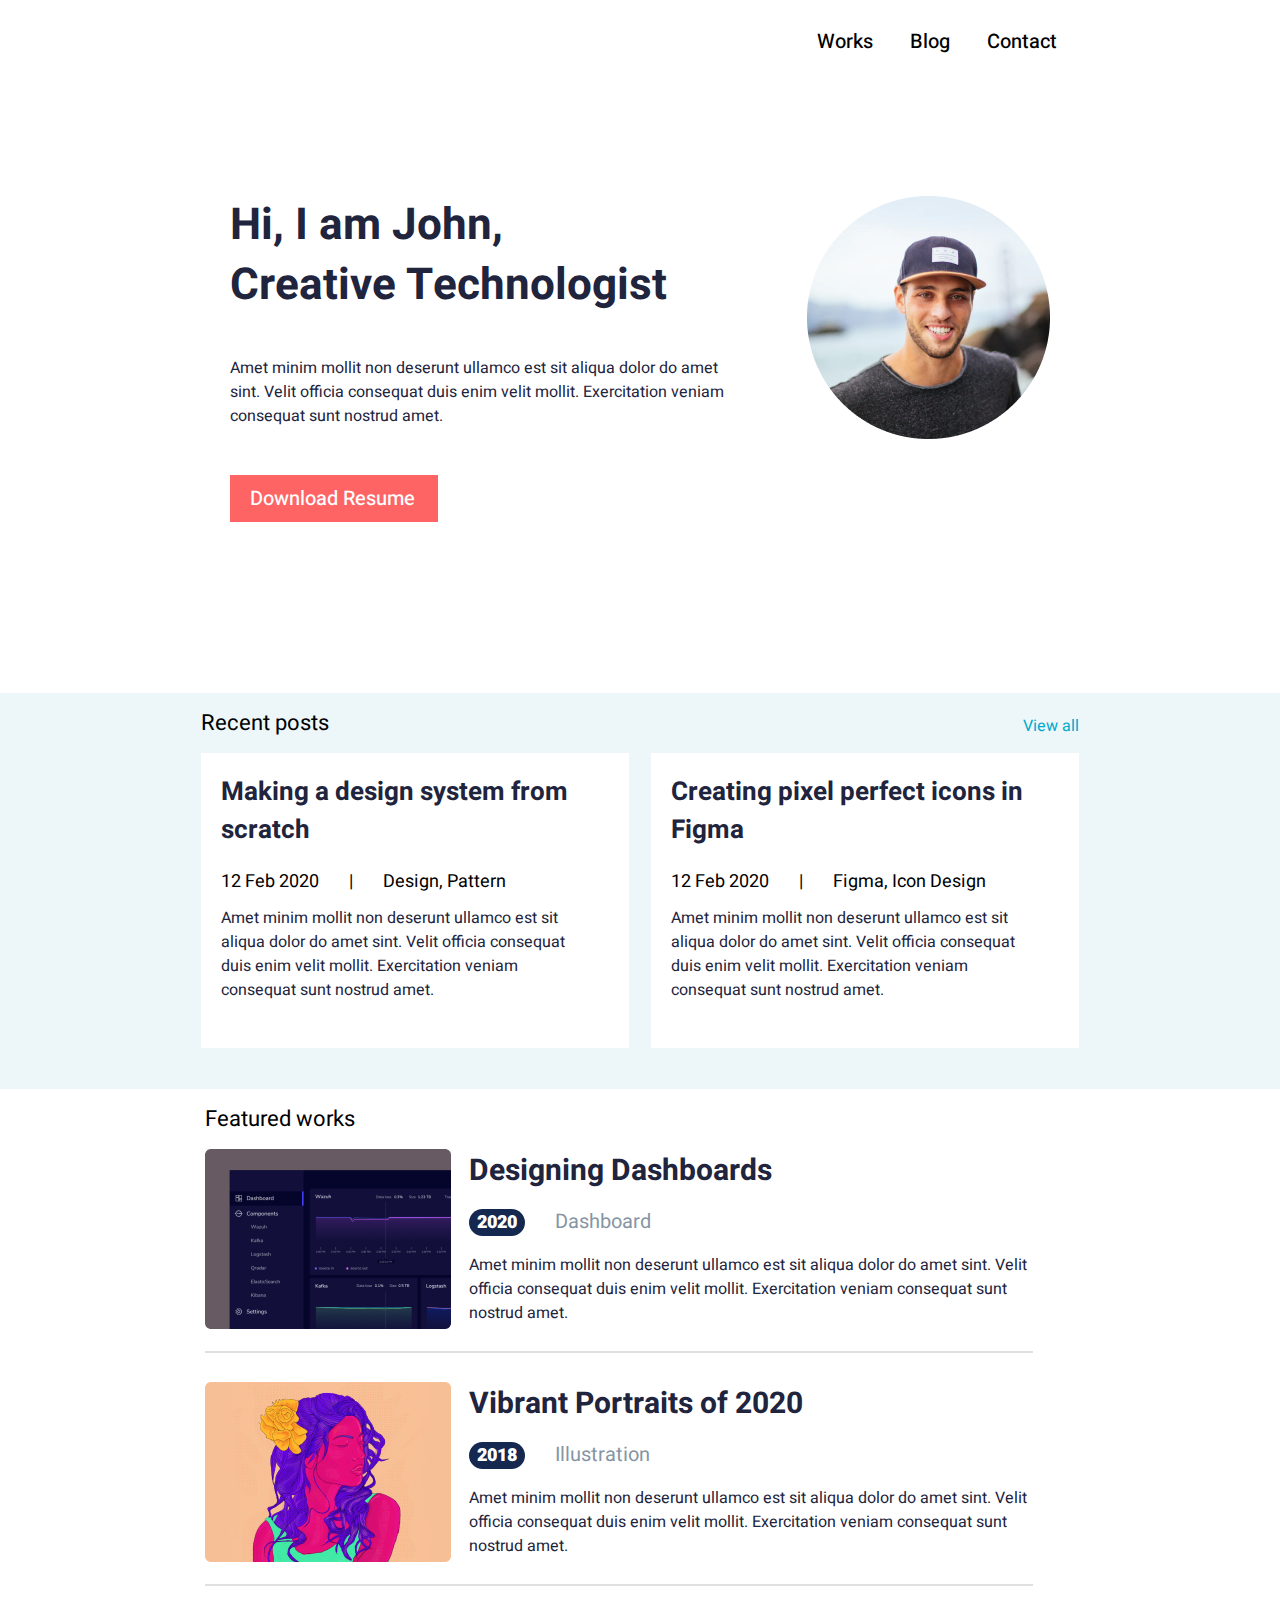
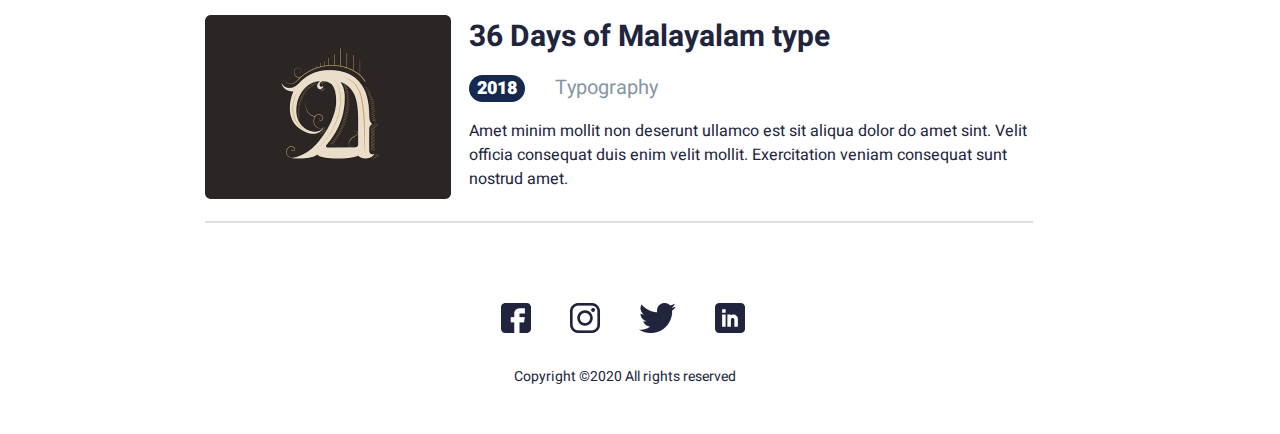
<file: index.html>
<!DOCTYPE html>
<html lang="en">

<head>
    <meta charset="UTF-8">
    <meta http-equiv="X-UA-Compatible" content="IE=edge">
    <meta name="viewport" content="width=device-width, initial-scale=1.0">
    <link rel="stylesheet" href="style.css">
    <link rel="preconnect" href="https://fonts.gstatic.com">
    <link href="https://fonts.googleapis.com/css2?family=Heebo:wght@100;200;300;400;500;600;700;800;900&display=swap"
        rel="stylesheet">
    <title>Home</title>
</head>

<body>
    <header class="header__height header  center">
        <div class="header__top">
            <nav class="menu">
                <a href="works.html" class="menu__link a__hover">Works</a>
                <a href="blog.html" class="menu__link a__hover">Blog</a>
                <a href="#" class="menu__link a__hover">Contact</a>
                <a href="#" class="menu__link menu__link_mobile"><img src="img/header/menu.png" alt=""></a>
            </nav>
        </div>
        <div class="header__bottom">
            <div class="header__left">
                <h1 class="h1 header__h1">Hi, I am John,<br>
                    Creative Technologist</h1>
                <p class="text header__text">Amet minim mollit non deserunt ullamco est sit aliqua dolor do amet sint.
                    Velit
                    officia
                    consequat duis enim velit mollit. Exercitation veniam consequat sunt nostrud amet.</p>
                <a href="#" class="button">Download Resume</a>
            </div>
            <div class="header__right"><img src="img/header/foto.png" alt="avatar" class="avatar"></div>
        </div>
    </header>
    <section class="recent center">
        <div class="recent__left">
            <h4 class="h4 recent__h4">Recent posts</h4>
            <div class="recent__block">

                <h2 class="recent__h2"><a href="#" class="a__hover recent__h2">Making a design system from scratch</a>
                </h2>
                <p class="recent__date"><span class="recent__date_style">12 Feb 2020</span> | <span
                        class="recent__date_style2">Design, Pattern</span> </p>
                <p class="text recent__p">Amet minim mollit non deserunt ullamco est sit aliqua dolor do amet sint.
                    Velit
                    officia consequat duis enim velit mollit. Exercitation veniam consequat sunt nostrud amet.</p>
            </div>
        </div>
        <div class="recent__right"> <a href="#" class="a__hover recent__a">View all</a>
            <div class="recent__block">

                <h2 class="recent__h2"><a href="#" class="a__hover recent__h2">Creating pixel perfect icons in Figma</a>
                </h2>

                <p class="recent__date"><span class="recent__date_style">12 Feb 2020</span> | <span
                        class="recent__date_style2">Figma, Icon Design</span> </p>
                <p class="text recent__p">Amet minim mollit non deserunt ullamco est sit aliqua dolor do amet sint.
                    Velit
                    officia consequat duis enim velit mollit. Exercitation veniam consequat sunt nostrud amet.</p>
            </div>
        </div>



    </section>
    <section class="works center">
        <h4 class="h4 works__h4">Featured works</h4>
        <div class="works__block">
            <div class="works__left">
                <a  href="#"><img class="works__img" src="img/works/img_1.png" alt="foto_1"></a> 
             </div>
            <div class="works__right">
                <h3 class=""><a href="#" class="works__h3 a__hover">Designing Dashboards</a></h3>
                <p><span class="works__date">2020</span> <span class="works__type">Dashboard</span></p>
                <p class="text works__p">Amet minim mollit non deserunt ullamco est sit aliqua dolor do amet sint.
                    Velit officia consequat duis enim velit mollit. Exercitation veniam consequat sunt nostrud amet.</p>
            </div>
        </div>
        <hr class="works__hr">
        <div class="works__block">
            <div class="works__left">
                <a  href="#"><img class="works__img" src="img/works/img_2.png" alt="foto_1"></a> 
             </div>
            <div class="works__right">
                <h3 class=""><a href="#" class="works__h3 a__hover">Vibrant Portraits of 2020</a></h3>
                <p><span class="works__date">2018</span> <span class="works__type">Illustration</span></p>
                <p class="text works__p">Amet minim mollit non deserunt ullamco est sit aliqua dolor do amet sint.
                    Velit officia consequat duis enim velit mollit. Exercitation veniam consequat sunt nostrud amet.</p>
            </div>
        </div>
        <hr class="works__hr">
        <div class="works__block">
            <div class="works__left">
                <a  href="#"><img class="works__img" src="img/works/img_3.png" alt="foto_1"></a> 
             </div>
            <div class="works__right">
                <h3 class=""><a href="#" class="works__h3 a__hover">36 Days of Malayalam type</a></h3>
                <p><span class="works__date">2018</span> <span class="works__type">Typography</span></p>
                <p class="text works__p">Amet minim mollit non deserunt ullamco est sit aliqua dolor do amet sint.
                    Velit officia consequat duis enim velit mollit. Exercitation veniam consequat sunt nostrud amet.</p>
            </div>
        </div>
        <hr class="works__hr">
    </section>
    <footer class="footer center">
        <div class="social">
            <a href="#" class="social__a"><img src="img/footer/fb.png" alt="facebook"></a>
            <a href="#" class="social__a"><img src="img/footer/insta.png" alt="facebook"></a>
            <a href="#" class="social__a"><img src="img/footer/Group.png" alt="facebook"></a>
            <a href="#" class="social__a"><img src="img/footer/Linkedin.png" alt="facebook"></a>
        </div>
        <div class="rights">Copyright ©2020 All rights reserved </div>
    </footer>
</body>

</html>
</file>
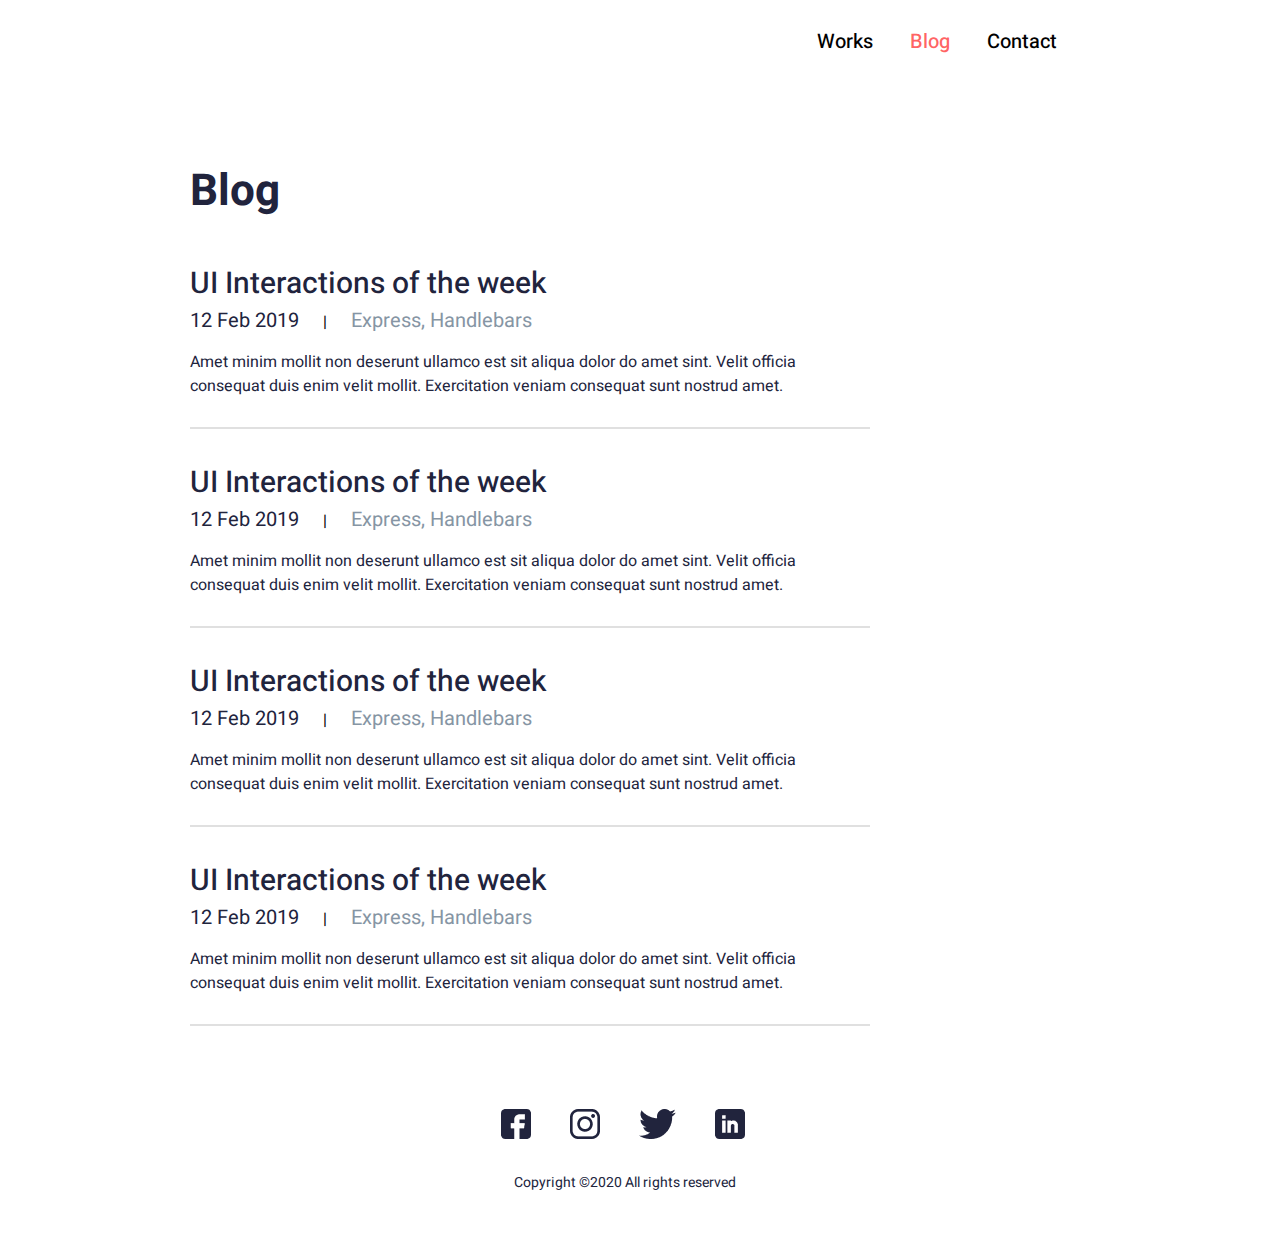
<file: blog.html>
<!DOCTYPE html>
<html lang="en">

<head>
    <meta charset="UTF-8">
    <meta http-equiv="X-UA-Compatible" content="IE=edge">
    <meta name="viewport" content="width=device-width, initial-scale=1.0">
    <link rel="stylesheet" href="style.css">
    <link rel="preconnect" href="https://fonts.gstatic.com">
    <link href="https://fonts.googleapis.com/css2?family=Heebo:wght@100;200;300;400;500;600;700;800;900&display=swap"
        rel="stylesheet">
    <title>Blog</title>
</head>

<body>
    <header class="header blog__header center">
        <div class="header__top">
            <nav class="menu">
                <a href="works.html" class="menu__link a__hover">Works</a>
                <a href="blog.html" class="menu__link active">Blog</a>
                <a href="#" class="menu__link a__hover">Contact</a>
                <a href="#" class="menu__link menu__link_mobile"><img src="img/header/menu.png" alt=""></a>
            </nav>
        </div>
    </header>
    <section class="blog center">
        <h1 class="h1 blog__h1">Blog</h1>
        <div class="blog__block">
            <h2 class="blog__h2"><a href="#" class="a__hover blog__a">UI Interactions of the week</a> </h2>
            <div class="blog__date"><span class="blog__date_style">12 Feb 2019</span> | <span
                    class="blog__date_style2">Express, Handlebars</span> </div>
            <div class="text blog__p">Amet minim mollit non deserunt ullamco est sit aliqua dolor do amet sint. Velit
                officia
                consequat duis enim velit mollit. Exercitation veniam consequat sunt nostrud amet.</div>

        </div>
        <hr class="blog__hr">
        <div class="blog__block">
            <h2 class="blog__h2"><a href="#" class="a__hover blog__a">UI Interactions of the week</a> </h2>
            <div class="blog__date"><span class="blog__date_style">12 Feb 2019</span> | <span
                    class="blog__date_style2">Express, Handlebars</span> </div>
            <div class="text blog__p">Amet minim mollit non deserunt ullamco est sit aliqua dolor do amet sint. Velit
                officia
                consequat duis enim velit mollit. Exercitation veniam consequat sunt nostrud amet.</div>

        </div>
        <hr class="blog__hr">
        <div class="blog__block">
            <h2 class="blog__h2"><a href="#" class="a__hover blog__a">UI Interactions of the week</a> </h2>
            <div class="blog__date"><span class="blog__date_style">12 Feb 2019</span> | <span
                    class="blog__date_style2">Express, Handlebars</span> </div>
            <div class="text blog__p">Amet minim mollit non deserunt ullamco est sit aliqua dolor do amet sint. Velit
                officia
                consequat duis enim velit mollit. Exercitation veniam consequat sunt nostrud amet.</div>

        </div>
        <hr class="blog__hr">
        <div class="blog__block">
            <h2 class="blog__h2"><a href="#" class="a__hover blog__a">UI Interactions of the week</a> </h2>
            <div class="blog__date"><span class="blog__date_style">12 Feb 2019</span> | <span
                    class="blog__date_style2">Express, Handlebars</span> </div>
            <div class="text blog__p">Amet minim mollit non deserunt ullamco est sit aliqua dolor do amet sint. Velit
                officia
                consequat duis enim velit mollit. Exercitation veniam consequat sunt nostrud amet.</div>

        </div>
        <hr class="blog__hr">
    </section>
    <footer class="footer center">
        <div class="social">
            <a href="#" class="social__a"><img src="img/footer/fb.png" alt="facebook"></a>
            <a href="#" class="social__a"><img src="img/footer/insta.png" alt="facebook"></a>
            <a href="#" class="social__a"><img src="img/footer/Group.png" alt="facebook"></a>
            <a href="#" class="social__a"><img src="img/footer/Linkedin.png" alt="facebook"></a>
        </div>
        <div class="rights">Copyright ©2020 All rights reserved </div>
    </footer>
</body>

</html>
</file>
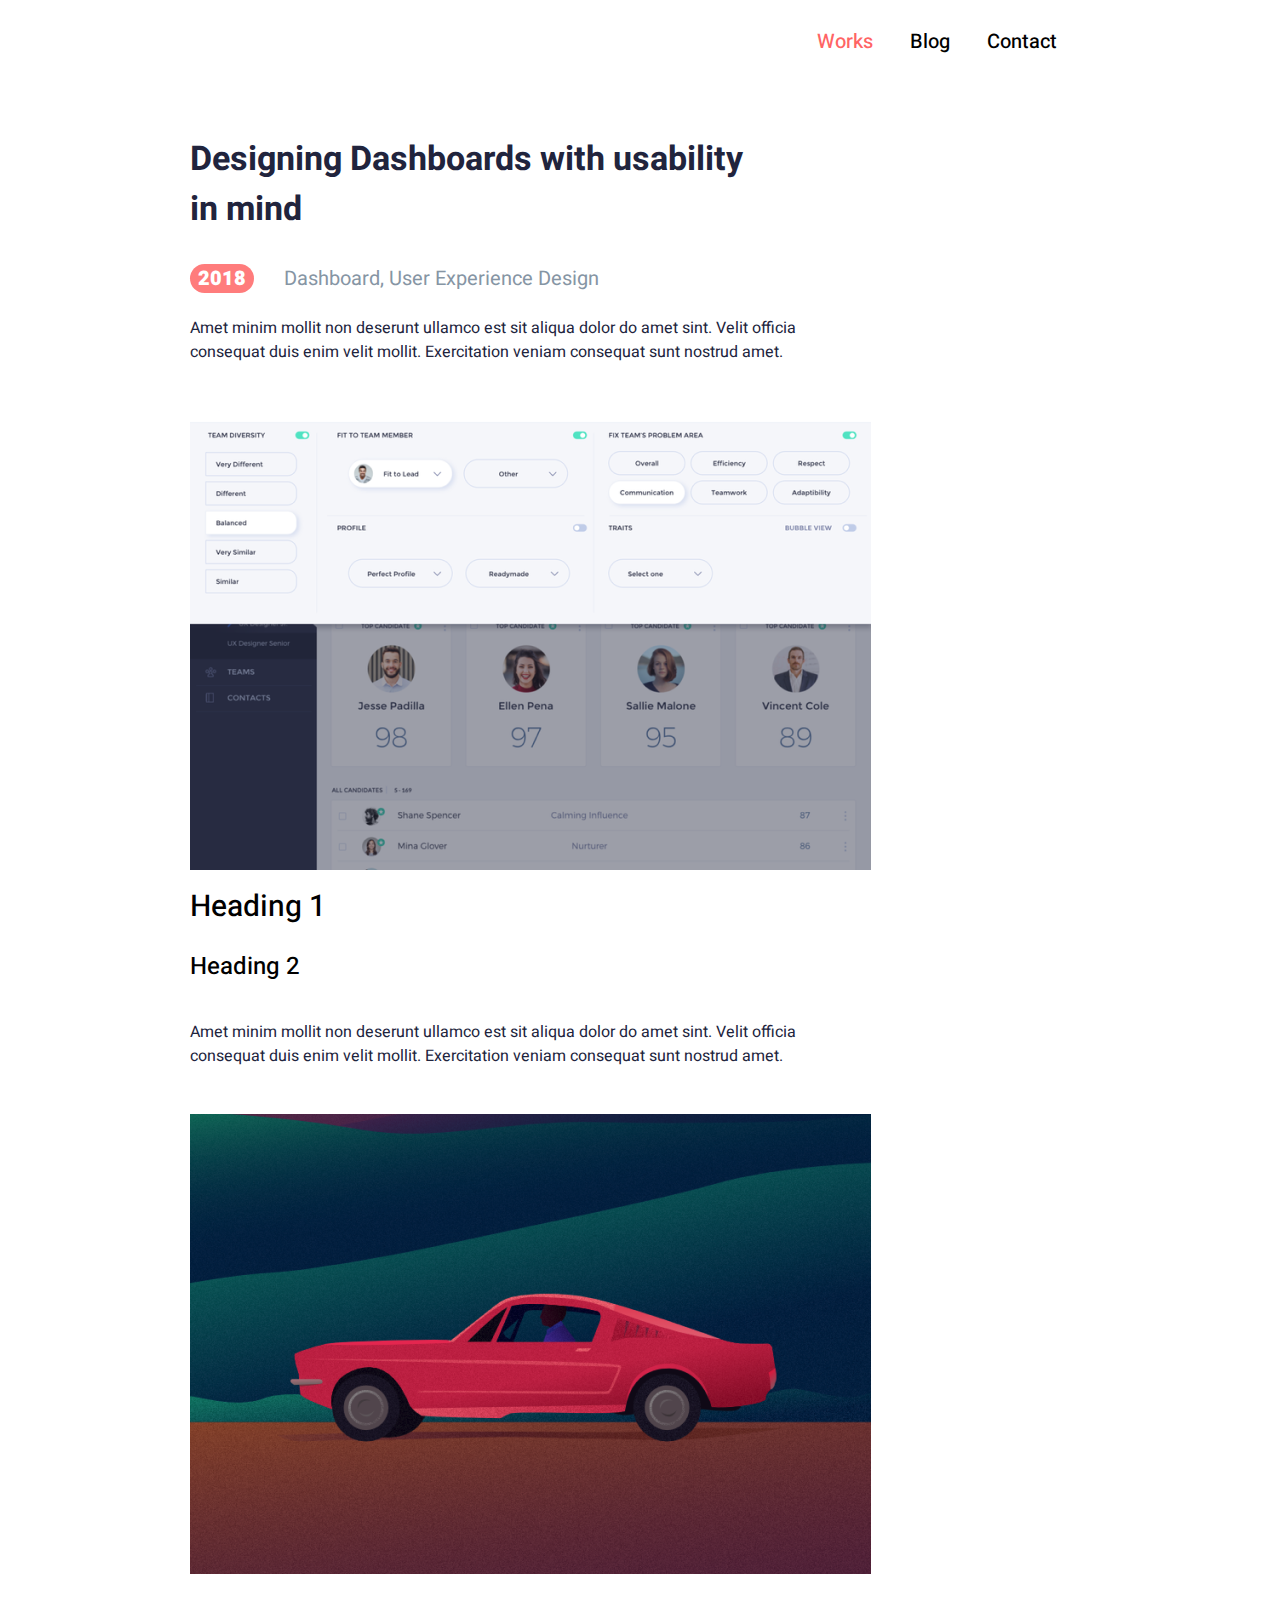
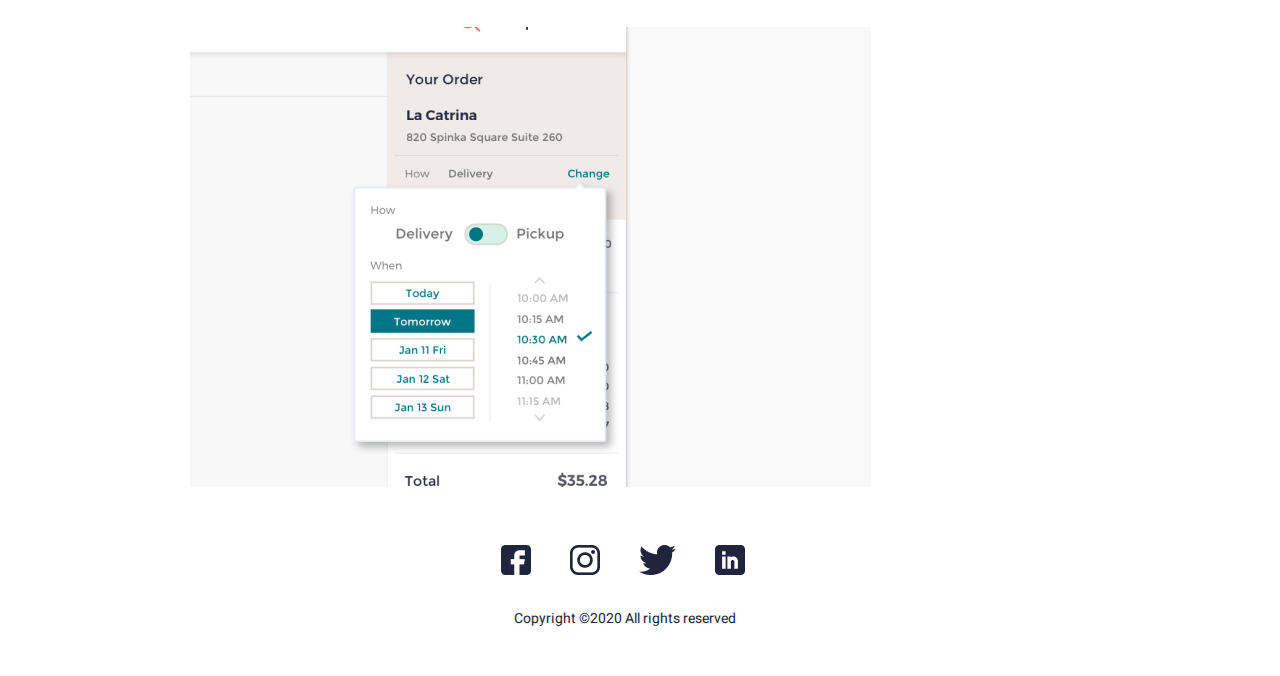
<file: work-detail.html>
<!DOCTYPE html>
<html lang="en">

<head>
    <meta charset="UTF-8">
    <meta http-equiv="X-UA-Compatible" content="IE=edge">
    <meta name="viewport" content="width=device-width, initial-scale=1.0">
    <link rel="stylesheet" href="style.css">
    <link rel="preconnect" href="https://fonts.gstatic.com">
    <link href="https://fonts.googleapis.com/css2?family=Heebo:wght@100;200;300;400;500;600;700;800;900&display=swap"
        rel="stylesheet">
    <title>Details</title>
</head>

<body>
    <header class="header center">
        <div class="header__top">
            <nav class="menu">
                <a href="#" class="menu__link a__hover active">Works</a>
                <a href="blog.html" class="menu__link a__hover">Blog</a>
                <a href="#" class="menu__link a__hover">Contact</a>
                <a href="#" class="menu__link menu__link_mobile"><img src="img/header/menu.png" alt=""></a>
            </nav>
        </div>
    </header>
    <section class="detail center">
<h1 class="h1 detail__h1">Designing Dashboards with usability<br> in mind</h1>
<p><span class="works__date detail__date">2018</span> <span class="works__type detail__type">Dashboard, User Experience Design</span></p>
<p class="text detail__p">Amet minim mollit non deserunt ullamco est sit aliqua dolor do amet sint. Velit officia consequat duis enim velit mollit. Exercitation veniam consequat sunt nostrud amet.</p>
<a href="img/work-detail/img_1.png" target="blank"><img src="img/work-detail/img_1.png" alt="picture" class="detail__img"></a>
<h4 class="h4 detail__h4">Heading 1</h4>
<h5 class="detail__h5">Heading 2</h5>
<p class="text detail__p">Amet minim mollit non deserunt ullamco est sit aliqua dolor do amet sint. Velit officia consequat duis enim velit mollit. Exercitation veniam consequat sunt nostrud amet.</p>
<a href="img/work-detail/img_2.png" target="blank"><img src="img/work-detail/img_2.png" alt="picture" class="detail__img"></a>
<a href="img/work-detail/img_3.png" target="blank"><img src="img/work-detail/img_3.png" alt="picture" class="detail__img"></a>

    </section>
    <footer class="footer center">
        <div class="social">
            <a href="#" class="social__a"><img src="img/footer/fb.png" alt="facebook"></a>
            <a href="#" class="social__a"><img src="img/footer/insta.png" alt="facebook"></a>
            <a href="#" class="social__a"><img src="img/footer/Group.png" alt="facebook"></a>
            <a href="#" class="social__a"><img src="img/footer/Linkedin.png" alt="facebook"></a>
        </div>
        <div class="rights">Copyright ©2020 All rights reserved </div>
    </footer>
</body>

</html>
</file>
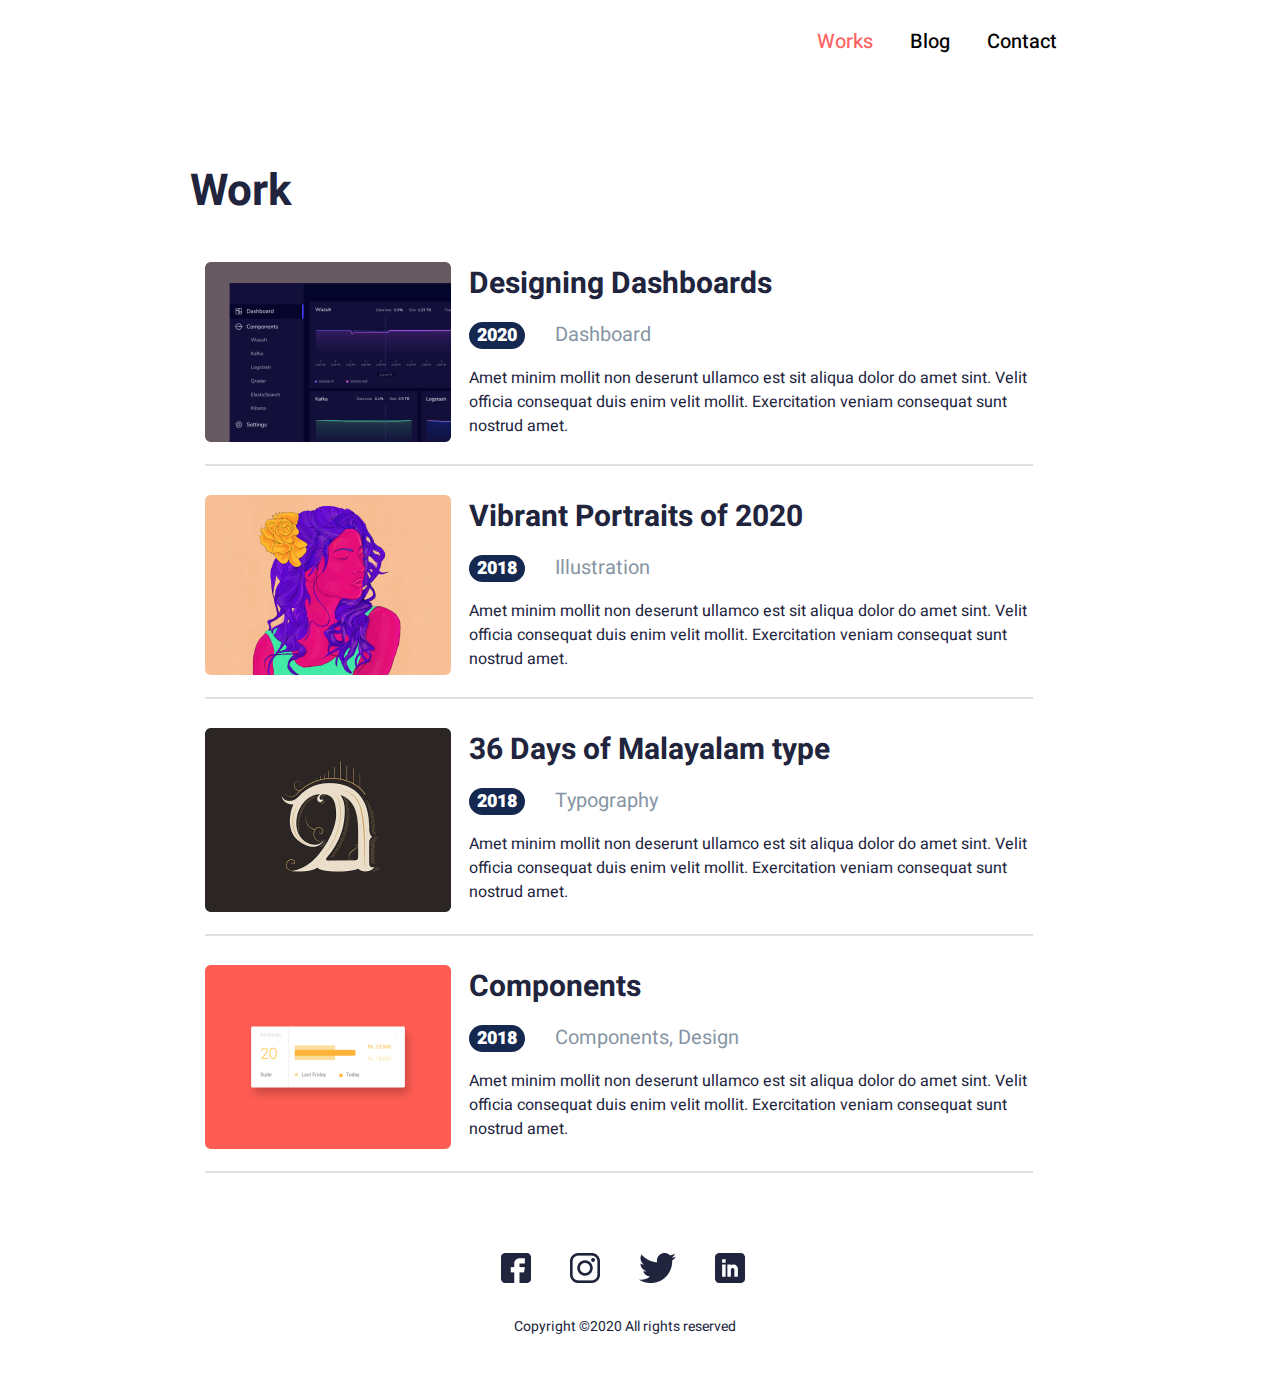
<file: works.html>
<!DOCTYPE html>
<html lang="en">

<head>
    <meta charset="UTF-8">
    <meta http-equiv="X-UA-Compatible" content="IE=edge">
    <meta name="viewport" content="width=device-width, initial-scale=1.0">
    <link rel="stylesheet" href="style.css">
    <link rel="preconnect" href="https://fonts.gstatic.com">
    <link href="https://fonts.googleapis.com/css2?family=Heebo:wght@100;200;300;400;500;600;700;800;900&display=swap"
        rel="stylesheet">
    <title>Works</title>
</head>

<body>
    <header class="header center">
        <div class="header__top">
            <nav class="menu">
                <a href="works.html" class="menu__link a__hover active">Works</a>
                <a href="blog.html" class="menu__link a__hover">Blog</a>
                <a href="#" class="menu__link a__hover">Contact</a>
                <a href="#" class="menu__link menu__link_mobile"><img src="img/header/menu.png" alt=""></a>
            </nav>
        </div>
    </header>
        <section class="works center">
            <h1 class="h1 works__h1">Work</h1>
            <div class="works__block">
                <div class="works__left">
                   <a  href="work-detail.html"><img class="works__img" src="img/works/img_1.png" alt="foto_1"></a> 
                </div>
                <div class="works__right">
                    <h3 class=""><a href="work-detail.html" class="works__h3 a__hover">Designing Dashboards</a></h3>
                    <p><span class="works__date">2020</span> <span class="works__type">Dashboard</span></p>
                    <p class="text works__p">Amet minim mollit non deserunt ullamco est sit aliqua dolor do amet sint.
                        Velit officia consequat duis enim velit mollit. Exercitation veniam consequat sunt nostrud amet.</p>
                </div>
            </div>
            <hr class="works__hr">
            <div class="works__block">
                <div class="works__left">
                    <a  href="work-detail.html"><img class="works__img" src="img/works/img_2.png" alt="foto_1"></a> 
                 </div>
                <div class="works__right">
                    <h3 class=""><a href="work-detail.html" class="works__h3 a__hover">Vibrant Portraits of 2020</a></h3>
                    <p><span class="works__date">2018</span> <span class="works__type">Illustration</span></p>
                    <p class="text works__p">Amet minim mollit non deserunt ullamco est sit aliqua dolor do amet sint.
                        Velit officia consequat duis enim velit mollit. Exercitation veniam consequat sunt nostrud amet.</p>
                </div>
            </div>
            <hr class="works__hr">
            <div class="works__block">
                <div class="works__left">
                    <a  href="work-detail.html"><img class="works__img" src="img/works/img_3.png" alt="foto_1"></a> 
                 </div>
                <div class="works__right">
                    <h3 class=""><a href="work-detail.html" class="works__h3 a__hover">36 Days of Malayalam type</a></h3>
                    <p><span class="works__date">2018</span> <span class="works__type">Typography</span></p>
                    <p class="text works__p">Amet minim mollit non deserunt ullamco est sit aliqua dolor do amet sint.
                        Velit officia consequat duis enim velit mollit. Exercitation veniam consequat sunt nostrud amet.</p>
                </div>
            </div>
            <hr class="works__hr">
            <div class="works__block">
                <div class="works__left">
                    <a  href="work-detail.html"><img class="works__img" src="img/works/img_4.png" alt="foto_1"></a> 
                 </div>
                <div class="works__right">
                    <h3 class=""><a href="work-detail.html" class="works__h3 a__hover">Components</a></h3>
                    <p><span class="works__date">2018</span> <span class="works__type">Components, Design</span></p>
                    <p class="text works__p">Amet minim mollit non deserunt ullamco est sit aliqua dolor do amet sint.
                        Velit officia consequat duis enim velit mollit. Exercitation veniam consequat sunt nostrud amet.</p>
                </div>
            </div>
            <hr class="works__hr">
        </section>
        <footer class="footer center">
            <div class="social">
                <a href="#" class="social__a"><img src="img/footer/fb.png" alt="facebook"></a>
                <a href="#" class="social__a"><img src="img/footer/insta.png" alt="facebook"></a>
                <a href="#" class="social__a"><img src="img/footer/Group.png" alt="facebook"></a>
                <a href="#" class="social__a"><img src="img/footer/Linkedin.png" alt="facebook"></a>
            </div>
            <div class="rights">Copyright ©2020 All rights reserved </div>
        </footer>
</body>

</html>
</file>
<file: style.css>
* {
  margin: 0;
  padding: 0;
  -webkit-box-sizing: border-box;
          box-sizing: border-box;
  font-family: 'Heebo';
}

a {
  text-decoration: none;
}

.center {
  padding-left: calc(50% - 450px);
  padding-right: calc(50% - 450px);
}

ul li {
  list-style-type: none;
}

.text {
  font-size: 16px;
  font-style: normal;
  font-weight: 400;
  line-height: 24px;
  letter-spacing: 0px;
  color: #21243D;
  width: 497px;
}

.h4 {
  font-style: normal;
  font-weight: normal;
  font-size: 22px;
  line-height: 60px;
}

.a__hover:hover {
  color: #FF6464;
  -webkit-transition: 0.2s;
  transition: 0.2s;
}

.h1 {
  font-size: 44px;
  font-style: normal;
  font-weight: 700;
  line-height: 60px;
  letter-spacing: 0px;
  text-align: left;
  color: #21243D;
  margin-bottom: 40px;
}

.header__height {
  height: 666px;
}

.header__bottom {
  display: -webkit-box;
  display: -ms-flexbox;
  display: flex;
  margin-top: 140px;
  -ms-flex-pack: distribute;
      justify-content: space-around;
}

.header__text {
  margin-bottom: 47px;
}

.menu {
  text-align: right;
  margin-top: 27px;
}

.menu__link {
  color: black;
  margin-right: 33px;
  font-size: 20px;
  font-style: normal;
  font-weight: 500;
  letter-spacing: 0px;
}

.menu__link_mobile {
  display: none;
}

.button {
  height: 47px;
  width: 208px;
  display: block;
  background: #FF6464;
  color: white;
  font-style: normal;
  font-weight: 500;
  font-size: 20px;
  line-height: 29px;
  padding-top: 9px;
  padding-left: 20px;
  margin-bottom: 78px;
}

.button:hover {
  -webkit-transform: scale(1.04);
          transform: scale(1.04);
  -webkit-transition: 0.2s;
  transition: 0.2s;
}

@media (min-width: 320px) and (max-width: 374px) {
  .header__bottom {
    -webkit-box-orient: vertical;
    -webkit-box-direction: reverse;
        -ms-flex-direction: column-reverse;
            flex-direction: column-reverse;
    margin-top: 33px;
  }
  .header__right {
    margin: 0 auto;
  }
  .header__text {
    width: 280px;
    font-size: 14px;
    margin: 20px auto;
    line-height: 22px;
    text-align: center;
  }
  .header__h1 {
    font-size: 24px;
    line-height: 35px;
    text-align: center;
    margin-bottom: 30px;
  }
  .header .menu__link {
    display: none;
  }
  .header .menu__link_mobile {
    display: block;
  }
  .text {
    font-size: 14px;
  }
  .button {
    margin: 20px auto;
  }
}

@media (min-width: 375px) and (max-width: 699px) {
  .header {
    height: 50px;
    padding-right: 7%;
    padding-left: 7%;
  }
  .header__height {
    height: 666px;
  }
  .header__bottom {
    -webkit-box-orient: vertical;
    -webkit-box-direction: reverse;
        -ms-flex-direction: column-reverse;
            flex-direction: column-reverse;
    margin-top: 33px;
  }
  .header__right {
    text-align: center;
  }
  .header__h1 {
    font-style: normal;
    font-weight: bold;
    font-size: 32px;
    line-height: 40px;
    text-align: center;
    margin: 34px auto;
    width: 376px;
  }
  .header__text {
    text-align: center;
    width: 370px;
    margin: 0 auto 20px;
  }
  .button {
    width: 208px;
    height: 47px;
    font-style: normal;
    font-weight: 500;
    font-size: 20px;
    line-height: 29px;
    margin: 0 auto;
  }
  .menu__link {
    display: none;
  }
  .menu__link_mobile {
    display: block;
  }
  .text {
    font-style: normal;
    font-weight: normal;
    font-size: 16px;
    line-height: 23px;
  }
}

@media (min-width: 700px) and (max-width: 768px) {
  .header {
    padding-left: 10%;
    padding-right: 10%;
  }
  .header__h1 {
    font-size: 38px;
  }
  .header__text {
    width: 430px;
    font-size: 15px;
  }
  .menu__link:nth-child(3n) {
    margin-right: 0px;
  }
}

.recent {
  height: 396px;
  background: #EDF7FA;
  display: -webkit-box;
  display: -ms-flexbox;
  display: flex;
  -ms-flex-pack: distribute;
      justify-content: space-around;
}

.recent__a {
  font-style: normal;
  font-weight: normal;
  font-size: 16px;
  line-height: 23px;
  text-align: right;
  color: #00A8CC;
  display: block;
  margin-top: 22px;
  margin-bottom: 15px;
}

.recent__block {
  width: 428px;
  height: 295px;
  background: white;
  padding: 20px;
}

.recent__h2 {
  font-style: normal;
  font-weight: bold;
  font-size: 26px;
  line-height: 38px;
  color: #21243D;
  margin-bottom: 20px;
}

.recent__date {
  font-style: normal;
  font-weight: normal;
  font-size: 18px;
  line-height: 26px;
  margin-bottom: 11px;
}

.recent__date_style {
  margin-right: 26px;
}

.recent__date_style2 {
  margin-left: 26px;
}

.recent__p {
  width: 368px;
}

@media (max-width: 890px) and (min-width: 769px) {
  .recent {
    -webkit-box-orient: vertical;
    -webkit-box-direction: normal;
        -ms-flex-direction: column;
            flex-direction: column;
    -webkit-box-align: center;
        -ms-flex-align: center;
            align-items: center;
    height: 750px;
  }
  .recent__a {
    display: none;
  }
  .recent__h4 {
    text-align: center;
  }
}

@media (max-width: 768px) and (min-width: 700px) {
  .recent {
    display: -webkit-box;
    display: -ms-flexbox;
    display: flex;
    -webkit-box-orient: vertical;
    -webkit-box-direction: normal;
        -ms-flex-direction: column;
            flex-direction: column;
    -webkit-box-align: center;
        -ms-flex-align: center;
            align-items: center;
    height: 760px;
  }
  .recent__a {
    display: none;
  }
  .recent__h4 {
    text-align: center;
  }
}

@media (max-width: 699px) and (min-width: 375px) {
  .recent {
    display: -webkit-box;
    display: -ms-flexbox;
    display: flex;
    -webkit-box-orient: vertical;
    -webkit-box-direction: normal;
        -ms-flex-direction: column;
            flex-direction: column;
    -webkit-box-align: center;
        -ms-flex-align: center;
            align-items: center;
    height: 647px;
  }
  .recent__h2 {
    font-style: normal;
    font-weight: bold;
    font-size: 22px;
    line-height: 30px;
    margin-bottom: 12px;
  }
  .recent__h4 {
    font-style: normal;
    font-weight: normal;
    font-size: 18px;
    line-height: 60px;
    text-align: center;
  }
  .recent__date {
    font-style: normal;
    font-weight: normal;
    font-size: 16px;
    line-height: 23px;
    color: #21243D;
  }
  .recent__a {
    display: none;
  }
  .recent__block {
    width: 354px;
    height: 266px;
  }
  .recent__p {
    font-style: normal;
    font-weight: normal;
    font-size: 16px;
    line-height: 23px;
    width: 314px;
    text-align: left;
  }
}

@media (max-width: 374px) and (min-width: 320px) {
  .recent {
    -webkit-box-orient: vertical;
    -webkit-box-direction: normal;
        -ms-flex-direction: column;
            flex-direction: column;
    height: 650px;
    -webkit-box-align: center;
        -ms-flex-align: center;
            align-items: center;
  }
  .recent__block {
    width: 280px;
    height: 266px;
  }
  .recent__h2 {
    font-size: 17px;
    line-height: 26px;
    margin-bottom: 12px;
  }
  .recent__h4 {
    font-size: 17px;
    line-height: 50px;
    text-align: center;
  }
  .recent__a {
    display: none;
  }
  .recent__p {
    width: 250px;
  }
  .recent__date {
    font-size: 14px;
    line-height: 12px;
  }
}

.works__h1 {
  margin-top: 106px;
}

.works__img:hover {
  -webkit-transition: 0.3s;
  transition: 0.3s;
  -webkit-transform: scale(1.04);
          transform: scale(1.04);
}

.works__left {
  margin-right: 18px;
}

.works__block {
  display: -webkit-box;
  display: -ms-flexbox;
  display: flex;
}

.works__h3 {
  font-style: normal;
  font-weight: bold;
  font-size: 30px;
  line-height: 44px;
  color: #21243D;
}

.works__date {
  background: #142850;
  border-radius: 16px;
  font-style: normal;
  font-weight: 900;
  font-size: 18px;
  line-height: 60px;
  padding: 0px 8px 0px 8px;
  color: #FFFFFF;
  margin-right: 26px;
}

.works__type {
  font-style: normal;
  font-weight: normal;
  font-size: 20px;
  line-height: 29px;
  color: #8695A4;
}

.works__p {
  width: 594px;
}

.works__h4 {
  margin-left: 15px;
}

.works__block {
  margin-left: 15px;
}

.works__hr {
  width: 828px;
  border: 1px solid #E0E0E0;
  margin-left: 15px;
  margin-top: 15px;
  margin-bottom: 29px;
}

@media (max-width: 950px) and (min-width: 768px) {
  .works {
    padding-left: 7%;
    padding-right: 7%;
  }
  .works__h1 {
    margin-top: 24px;
  }
  .works__hr {
    width: 700px;
  }
  .works__p {
    width: 450px;
  }
  .works__h4 {
    text-align: center;
  }
}

@media (max-width: 768px) and (min-width: 425px) {
  .works {
    padding-left: 7%;
    padding-right: 7%;
  }
  .works__h1 {
    margin-top: 24px;
  }
  .works__block {
    -webkit-box-orient: vertical;
    -webkit-box-direction: normal;
        -ms-flex-direction: column;
            flex-direction: column;
    -webkit-box-align: center;
        -ms-flex-align: center;
            align-items: center;
  }
  .works__h4 {
    text-align: center;
  }
  .works__p {
    width: 380px;
    text-align: left;
  }
  .works__right {
    text-align: center;
  }
  .works__hr {
    width: 410px;
    margin: 15px auto;
  }
  .menu__link_mobile {
    margin-right: 0;
  }
}

@media (max-width: 424px) and (min-width: 320px) {
  .works__h1 {
    margin-top: 24px;
    font-weight: bold;
    font-size: 30px;
    line-height: 60px;
    padding-left: 7%;
  }
  .works__h4 {
    font-size: 18px;
    line-height: 60px;
    text-align: center;
  }
  .works__h3 {
    font-size: 24px;
    line-height: 30px;
  }
  .works__p {
    width: 300px;
    font-size: 16px;
    line-height: 23px;
    margin-bottom: 10px;
    text-align: left;
  }
  .works__type {
    font-size: 16px;
    line-height: 23px;
  }
  .works__date {
    font-size: 15px;
  }
  .works__left {
    margin-bottom: 17px;
  }
  .works__block {
    -webkit-box-orient: vertical;
    -webkit-box-direction: normal;
        -ms-flex-direction: column;
            flex-direction: column;
    -webkit-box-align: center;
        -ms-flex-align: center;
            align-items: center;
  }
  .works__right {
    text-align: center;
  }
  .works__hr {
    width: 310px;
    margin: 0px auto 20px;
  }
}

.footer {
  height: 182px;
  text-align: center;
  padding-top: 51px;
}

.social__a {
  margin-right: 35px;
}

.rights {
  font-style: normal;
  font-weight: normal;
  font-size: 14px;
  line-height: 21px;
  text-align: center;
  color: #21243D;
  margin-top: 26px;
  margin-left: -30px;
}

.blog__h1 {
  margin-top: 106px;
}

.blog__a {
  margin-top: 106px;
  font-style: normal;
  font-weight: 500;
  font-size: 30px;
  line-height: 44px;
  color: #21243D;
  margin-bottom: 16px;
}

.blog__date {
  margin-bottom: 15px;
}

.blog__date_style {
  font-style: normal;
  font-weight: normal;
  font-size: 20px;
  line-height: 29px;
  color: #21243D;
  margin-right: 20px;
}

.blog__date_style2 {
  font-style: normal;
  font-weight: normal;
  font-size: 20px;
  line-height: 29px;
  color: #8695A4;
  margin-left: 20px;
}

.blog__p {
  width: 682px;
  margin-bottom: 29px;
}

.blog__hr {
  width: 680px;
  border: 1px solid #E0E0E0;
  margin-bottom: 32px;
}

.active {
  color: #FF6464;
}

@media (max-width: 950px) and (min-width: 768px) {
  .blog {
    padding-left: 7%;
    padding-right: 7%;
  }
}

@media (max-width: 767px) and (min-width: 580px) {
  .blog {
    padding-left: 7%;
    padding-right: 7%;
  }
  .blog__hr {
    width: 495px;
  }
  .blog__h1 {
    margin-top: 10px;
  }
  .blog__p {
    width: 500px;
    margin-left: 0;
    text-align: left;
  }
  .blog__header {
    height: 50px;
  }
  .menu__link {
    display: none;
  }
  .menu__link_mobile {
    display: block;
  }
}

@media (max-width: 579px) and (min-width: 425px) {
  .blog {
    padding-left: 7%;
    padding-right: 7%;
  }
  .blog__h1 {
    margin-top: 10px;
  }
  .blog__p {
    width: auto;
    text-align: left;
    margin-left: 0;
  }
  .blog__hr {
    width: 375px;
    margin: 0 auto 15px;
  }
  .blog__header {
    height: 50px;
  }
}

@media (max-width: 424px) and (min-width: 375px) {
  .blog {
    padding-left: 7%;
    padding-right: 7%;
  }
  .blog__h1 {
    font-weight: bold;
    font-size: 30px;
    line-height: 60px;
    margin-bottom: 18px;
    margin-top: 10px;
  }
  .blog__a {
    font-weight: 500;
    font-size: 26px;
    line-height: 38px;
  }
  .blog__date {
    margin-bottom: 17px;
  }
  .blog__date_style {
    font-size: 16px;
    line-height: 23px;
  }
  .blog__date_style2 {
    font-size: 16px;
    line-height: 23px;
  }
  .blog__p {
    font-size: 16px;
    line-height: 23px;
    margin-bottom: 24px;
    width: 320px;
  }
  .blog__hr {
    width: 330px;
  }
  .blog .text {
    text-align: left;
    margin-left: 0;
  }
  .blog__header {
    height: 50px;
  }
  .footer {
    margin-left: 44px;
  }
}

@media (max-width: 374px) and (min-width: 320px) {
  .blog {
    padding-left: 5%;
    padding-right: 5%;
  }
  .blog__h1 {
    font-weight: bold;
    font-size: 26px;
    line-height: 60px;
    margin-bottom: 15px;
    margin-top: 10px;
  }
  .blog__a {
    font-weight: 500;
    font-size: 19px;
    line-height: 38px;
  }
  .blog__date {
    margin-bottom: 15px;
  }
  .blog__date_style {
    font-size: 14px;
    line-height: 23px;
  }
  .blog__date_style2 {
    font-size: 14px;
    line-height: 23px;
  }
  .blog__p {
    font-size: 13px;
    line-height: 20px;
    margin-bottom: 20px;
    width: 300px;
  }
  .blog__hr {
    width: 290px;
  }
  .blog__header {
    height: 50px;
  }
  .blog .text {
    text-align: left;
  }
  .footer {
    margin-left: 44px;
  }
  .footer .social__a {
    margin-right: 25px;
  }
}

.detail__h1 {
  margin-top: 78px;
  font-weight: bold;
  font-size: 34px;
  line-height: 50px;
  margin-bottom: 30px;
}

.detail__date {
  font-size: 20px;
  line-height: 29px;
  background-color: #FF7C7C;
}

.detail__type {
  font-size: 20px;
  line-height: 29px;
}

.detail__p {
  margin-top: 23px;
  width: 681px;
}

.detail__img {
  margin-top: 46px;
}

.detail__h4 {
  font-weight: 500;
  font-size: 30px;
  line-height: 60px;
}

.detail__h5 {
  font-weight: 500;
  font-size: 24px;
  line-height: 60px;
}

@media (max-width: 950px) and (min-width: 768px) {
  .detail {
    padding-left: 7%;
    padding-right: 7%;
  }
}

@media (max-width: 767px) and (min-width: 560px) {
  .detail {
    padding-left: 7%;
    padding-right: 7%;
  }
  .detail__img {
    width: 500px;
  }
  .detail__p {
    width: 500px;
  }
  .detail__h1 {
    font-size: 28px;
    line-height: 40px;
  }
}

@media (max-width: 559px) and (min-width: 425px) {
  .detail {
    padding-left: 7%;
    padding-right: 7%;
  }
  .detail__img {
    width: 380px;
  }
  .detail__p {
    width: 390px;
    font-size: 14px;
  }
  .detail__h1 {
    font-size: 22px;
    margin-top: 10px;
    line-height: 35px;
    margin-bottom: 10px;
  }
  .detail__date {
    font-size: 15px;
  }
  .detail__type {
    font-size: 17px;
  }
  .detail__h4 {
    font-size: 27px;
    line-height: 50px;
    margin-top: 30px;
  }
  .detail__h5 {
    font-size: 21px;
    line-height: 50px;
  }
}

@media (max-width: 424px) and (min-width: 375px) {
  .detail {
    padding-left: 5%;
    padding-right: 5%;
  }
  .detail__img {
    width: 320px;
  }
  .detail__p {
    width: 320px;
  }
  .detail__h1 {
    font-size: 20px;
    line-height: 35px;
    margin-top: 10px;
    margin-bottom: 10px;
  }
  .detail__date {
    font-size: 15px;
  }
  .detail__type {
    font-size: 15px;
  }
  .detail__h4 {
    font-size: 24px;
    line-height: 40px;
    margin-top: 30px;
  }
  .detail__h5 {
    font-size: 17px;
    line-height: 40px;
  }
  .menu__link_mobile {
    margin-right: 0;
  }
}

@media (max-width: 374px) and (min-width: 320px) {
  .detail {
    padding-left: 3%;
    padding-right: 3%;
  }
  .detail__img {
    width: 290px;
  }
  .detail__p {
    width: 290px;
  }
  .detail__h1 {
    font-size: 18px;
    line-height: 28px;
    margin-top: 15px;
    margin-bottom: 10px;
  }
  .detail__date {
    font-size: 12px;
  }
  .detail__type {
    font-size: 13px;
  }
  .detail__h4 {
    font-size: 17px;
    line-height: 30px;
    margin-top: 20px;
  }
  .detail__h5 {
    font-size: 15px;
    line-height: 30px;
  }
  .menu__link_mobile {
    margin-right: 3%;
  }
}
/*# sourceMappingURL=style.css.map */
</file>
